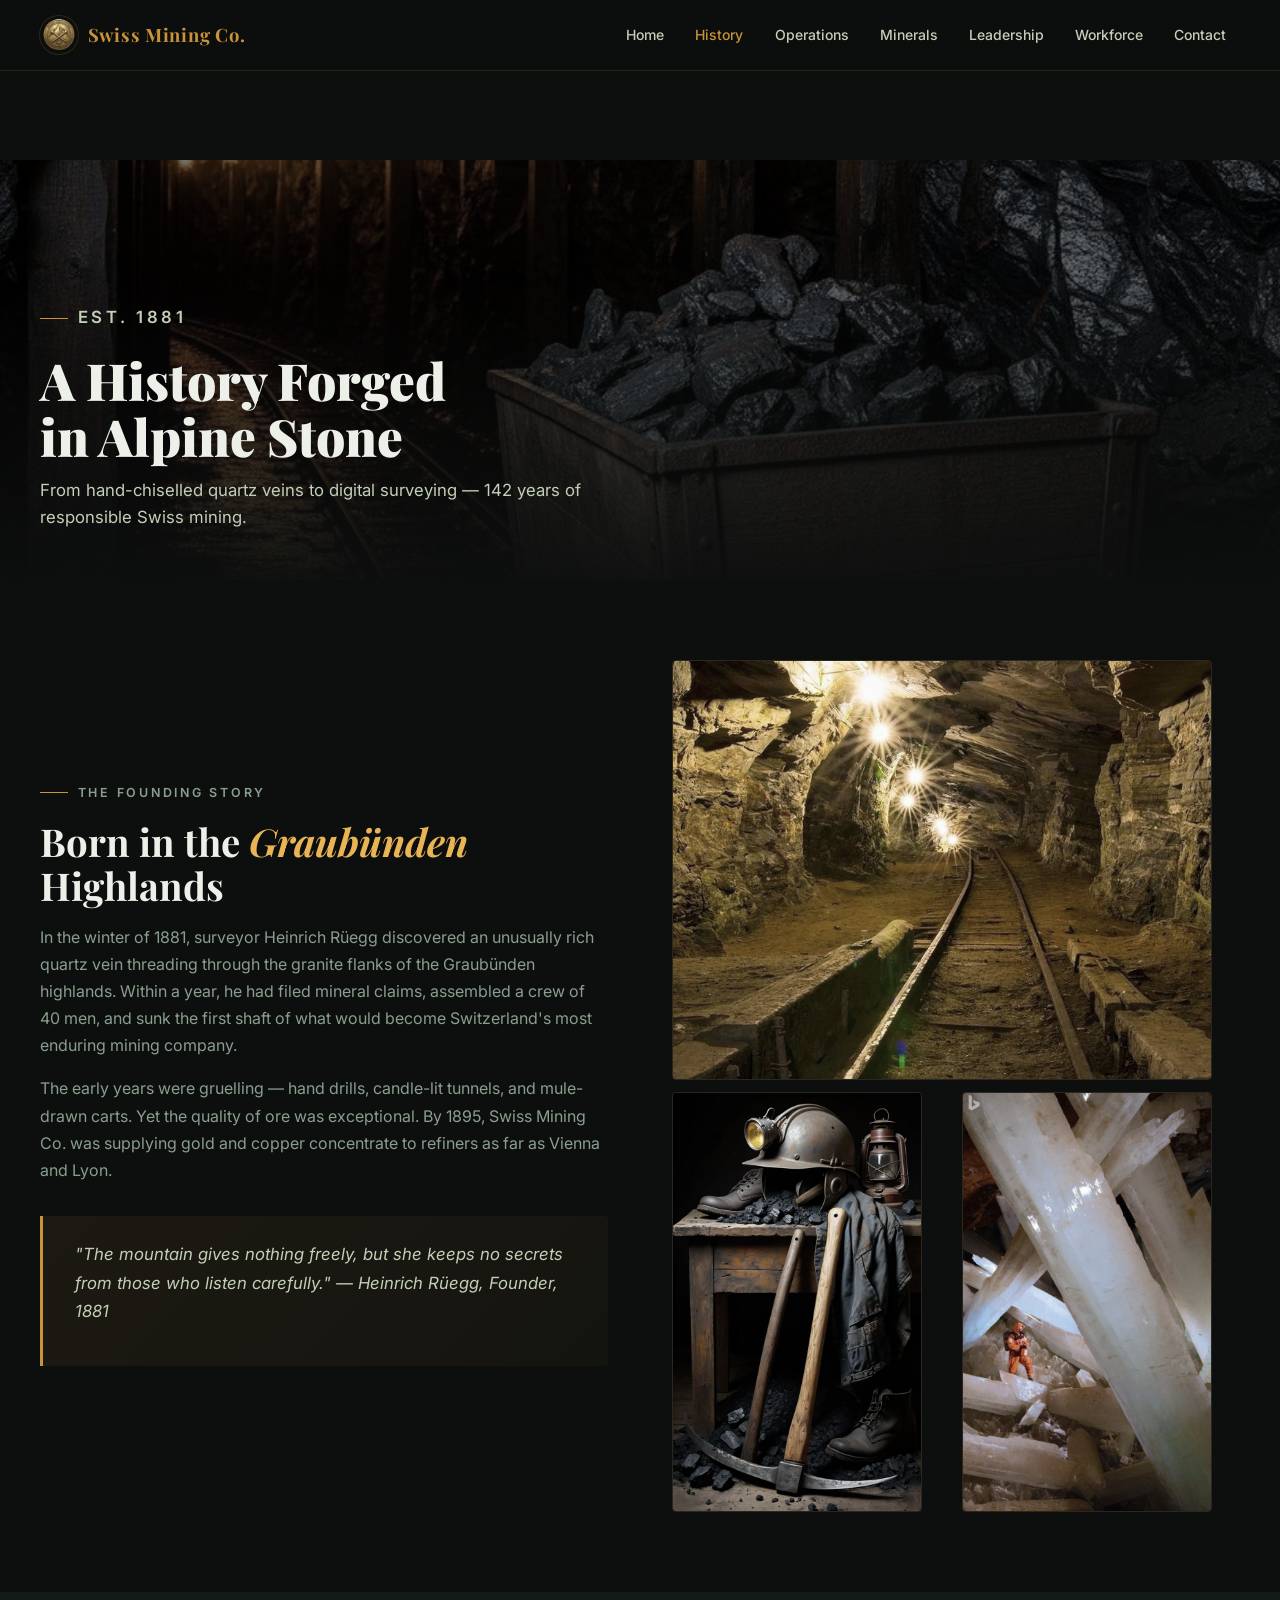
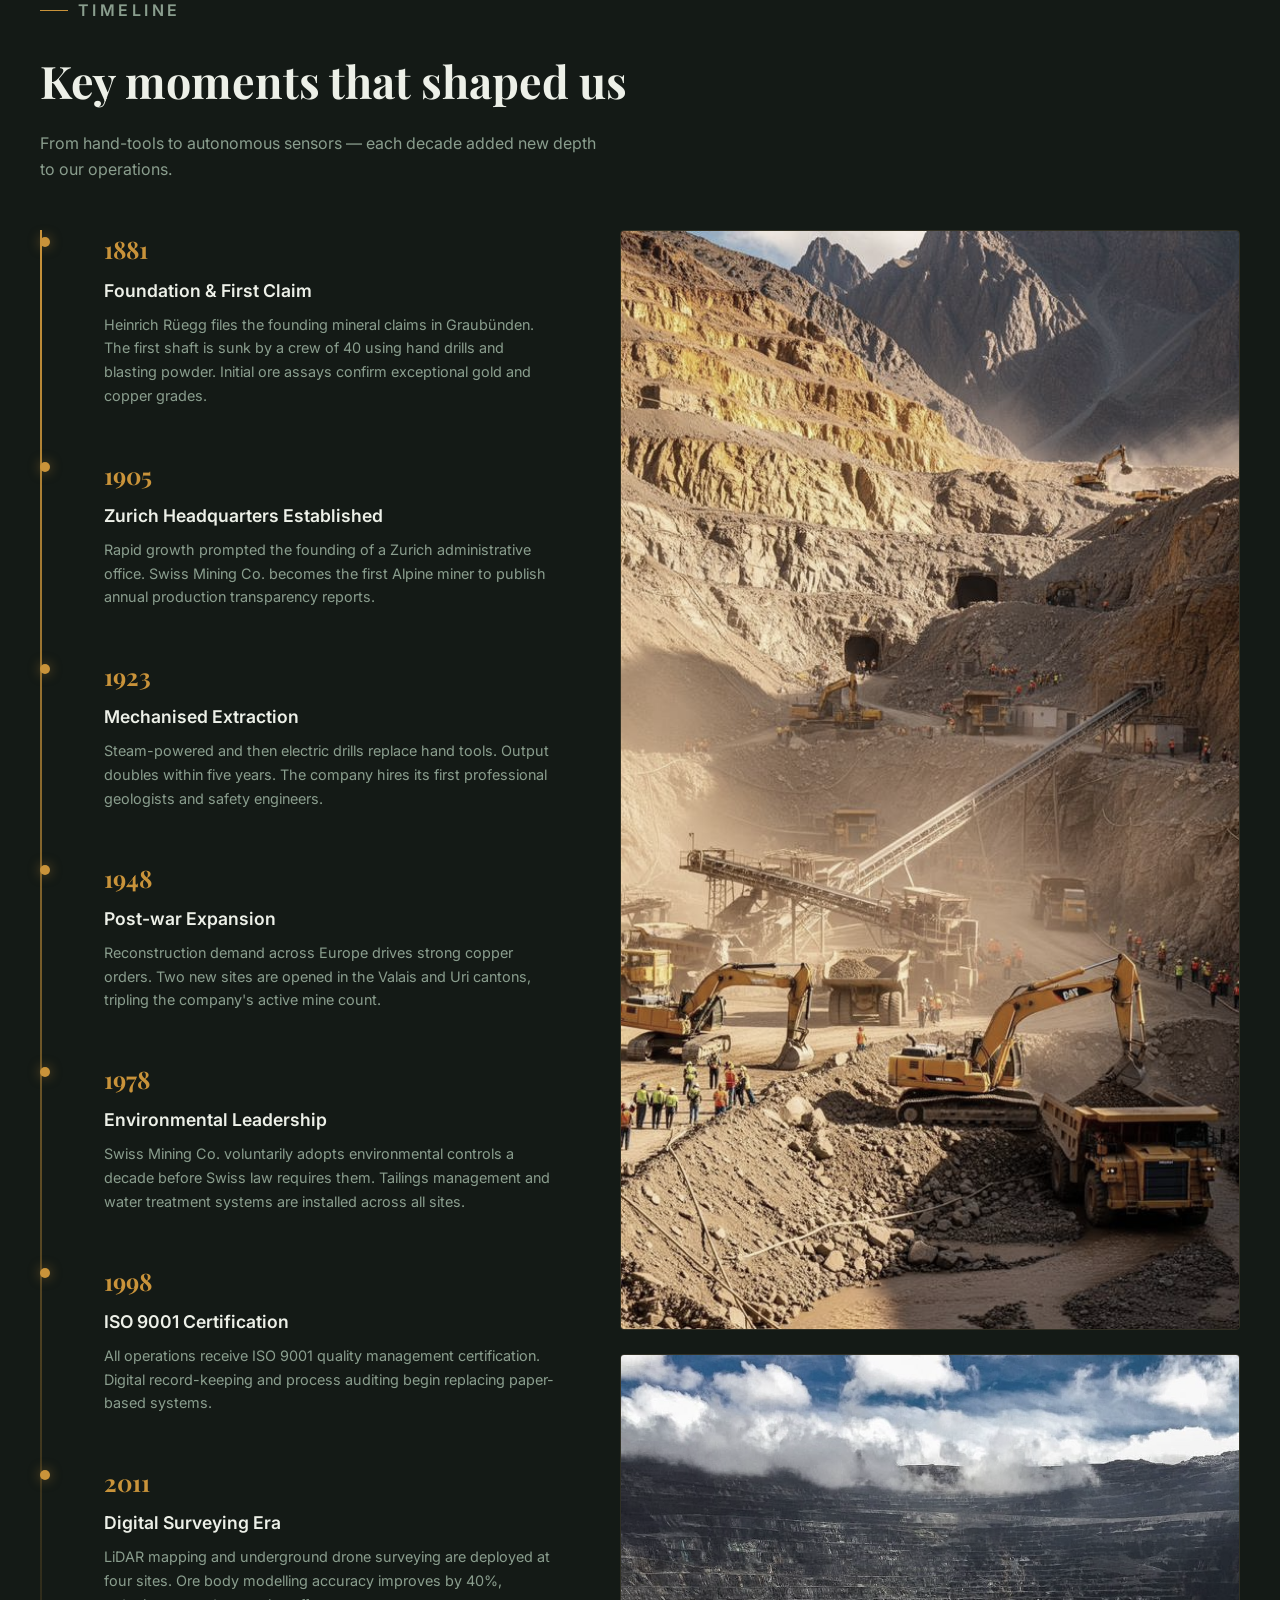
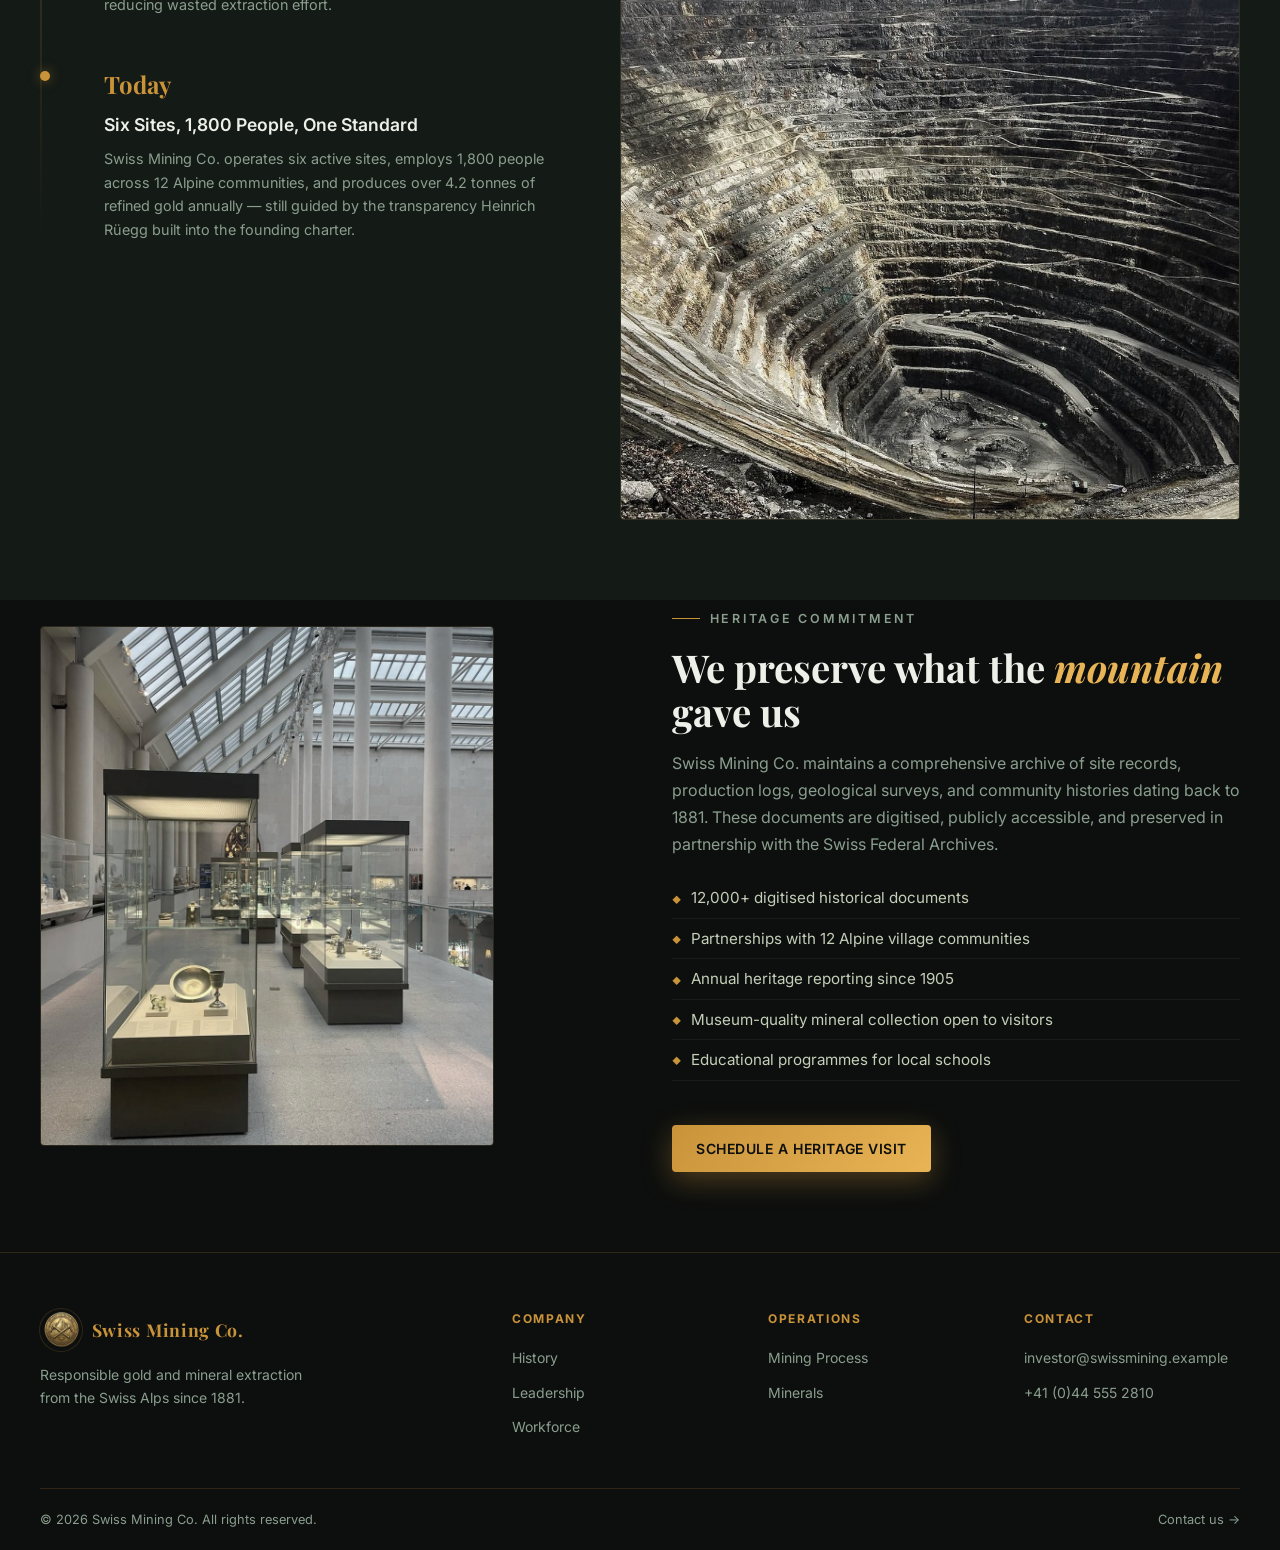
<file: history.html>
<!DOCTYPE html>
<html lang="en">
<head>
  <meta charset="UTF-8"/>
  <meta name="viewport" content="width=device-width, initial-scale=1.0"/>
  <title>History | Swiss Mining Co.</title>
  <link rel="preconnect" href="https://fonts.googleapis.com"/>
  <link rel="preconnect" href="https://fonts.gstatic.com" crossorigin/>
  <link href="https://fonts.googleapis.com/css2?family=Playfair+Display:ital,wght@0,400;0,700;0,900;1,400&family=Inter:wght@300;400;500;600;700&display=swap" rel="stylesheet"/>
  <link rel="stylesheet" href="styles.css"/>
</head>
<body>

<header class="site-header">
  <nav class="topbar container">
    <a class="brand" href="index.html"><img class="brand-icon" src="image/kryzz.png" alt="Swiss Mining Co. logo"/>Swiss Mining Co.</a>
    <button class="menu-toggle" aria-label="Open navigation" aria-expanded="false"><span class="hamburger"><span></span><span></span><span></span></span></button>
    <div class="nav-links">
      <a href="index.html">Home</a>
      <a href="history.html" class="active">History</a>
      <a href="operations.html">Operations</a>
      <a href="minerals.html">Minerals</a>
      <a href="leadership.html">Leadership</a>
      <a href="workforce.html">Workforce</a>
      <a href="contact.html">Contact</a>
    </div>
  </nav>
</header>

<main class="page-main">

  <!-- Banner -->
  <div class="page-banner">
    <img class="page-banner-img" src="image/oldmine.jpeg" alt="Historic Alpine mine entrance"/>
    <div class="page-banner-content">
      <div class="container">
        <p class="eyebrow">Est. 1881</p>
        <h1>A History Forged<br>in Alpine Stone</h1>
        <p>From hand-chiselled quartz veins to digital surveying — 142 years of responsible Swiss mining.</p>
      </div>
    </div>
  </div>

  <!-- Intro split -->
  <section class="section">
    <div class="container">
      <div class="split fade-in">
        <div class="split-copy">
          <p class="eyebrow">The founding story</p>
          <h2>Born in the <em>Graubünden</em> Highlands</h2>
          <p>In the winter of 1881, surveyor Heinrich Rüegg discovered an unusually rich quartz vein threading through the granite flanks of the Graubünden highlands. Within a year, he had filed mineral claims, assembled a crew of 40 men, and sunk the first shaft of what would become Switzerland's most enduring mining company.</p>
          <p>The early years were gruelling — hand drills, candle-lit tunnels, and mule-drawn carts. Yet the quality of ore was exceptional. By 1895, Swiss Mining Co. was supplying gold and copper concentrate to refiners as far as Vienna and Lyon.</p>
          <div class="callout">
            <p>"The mountain gives nothing freely, but she keeps no secrets from those who listen carefully." — Heinrich Rüegg, Founder, 1881</p>
          </div>
        </div>
        <div>
          <div class="img-grid">
            <img src="image/oldmineentrance.jpeg" alt="Old mine shaft entrance" style="width:95%;height:420px;object-fit:cover;border-radius:4px;filter:saturate(0.6);border:1px solid var(--border);"/>
            <img src="image/oldmineequipment.jpeg" alt="Historic mining equipment" style="width:90%;height:420px;object-fit:cover;border-radius:4px;filter:saturate(0.6);border:1px solid var(--border);"/>
            <img src="image/Quartzmine.jpeg" alt="Quartz mineral specimens" style="width:90%;height:420px;object-fit:cover;border-radius:4px;filter:saturate(0.6);border:1px solid var(--border);"/>
          </div>
        </div>
      </div>
    </div>
  </section>

  <!-- Timeline -->
  <section class="section section-alt">
    <div class="container">
      <div class="section-header fade-in">
        <p class="eyebrow">Timeline</p>
        <h2>Key moments that shaped us</h2>
        <p>From hand-tools to autonomous sensors — each decade added new depth to our operations.</p>
      </div>
      <div class="history-layout fade-in">
        <div class="timeline">
          <div class="timeline-item">
            <div class="timeline-year">1881</div>
            <h3>Foundation & First Claim</h3>
            <p>Heinrich Rüegg files the founding mineral claims in Graubünden. The first shaft is sunk by a crew of 40 using hand drills and blasting powder. Initial ore assays confirm exceptional gold and copper grades.</p>
          </div>
          <div class="timeline-item">
            <div class="timeline-year">1905</div>
            <h3>Zurich Headquarters Established</h3>
            <p>Rapid growth prompted the founding of a Zurich administrative office. Swiss Mining Co. becomes the first Alpine miner to publish annual production transparency reports.</p>
          </div>
          <div class="timeline-item">
            <div class="timeline-year">1923</div>
            <h3>Mechanised Extraction</h3>
            <p>Steam-powered and then electric drills replace hand tools. Output doubles within five years. The company hires its first professional geologists and safety engineers.</p>
          </div>
          <div class="timeline-item">
            <div class="timeline-year">1948</div>
            <h3>Post-war Expansion</h3>
            <p>Reconstruction demand across Europe drives strong copper orders. Two new sites are opened in the Valais and Uri cantons, tripling the company's active mine count.</p>
          </div>
          <div class="timeline-item">
            <div class="timeline-year">1978</div>
            <h3>Environmental Leadership</h3>
            <p>Swiss Mining Co. voluntarily adopts environmental controls a decade before Swiss law requires them. Tailings management and water treatment systems are installed across all sites.</p>
          </div>
          <div class="timeline-item">
            <div class="timeline-year">1998</div>
            <h3>ISO 9001 Certification</h3>
            <p>All operations receive ISO 9001 quality management certification. Digital record-keeping and process auditing begin replacing paper-based systems.</p>
          </div>
          <div class="timeline-item">
            <div class="timeline-year">2011</div>
            <h3>Digital Surveying Era</h3>
            <p>LiDAR mapping and underground drone surveying are deployed at four sites. Ore body modelling accuracy improves by 40%, reducing wasted extraction effort.</p>
          </div>
          <div class="timeline-item">
            <div class="timeline-year">Today</div>
            <h3>Six Sites, 1,800 People, One Standard</h3>
            <p>Swiss Mining Co. operates six active sites, employs 1,800 people across 12 Alpine communities, and produces over 4.2 tonnes of refined gold annually — still guided by the transparency Heinrich Rüegg built into the founding charter.</p>
          </div>
        </div>
        <div>
          <img src="image/deeppitwithmachinery.jpeg" alt="Modern Alpine mine operations" style="width:100%;border-radius:4px;border:1px solid var(--border);filter:saturate(0.6);margin-bottom:1.5rem;"/>
          <img src="image/deeppit.jpeg" alt="Aerial view of mining site" style="width:100%;border-radius:4px;border:1px solid var(--border);filter:saturate(0.5);"/>
        </div>
      </div>
    </div>
  </section>

  <!-- Heritage commitment -->
  <section class="section">
    <div class="container">
      <div class="split fade-in">
        <div>
          <img src="image/Heritagearchive.jpeg" alt="Heritage archive and documents" class="split-img" style="width:80%;height:520px;object-fit:cover;border-radius:4px;filter:saturate(0.6);border:1px solid var(--border);"/>
        </div>
        <div class="split-copy">
          <p class="eyebrow">Heritage commitment</p>
          <h2>We preserve what the <em>mountain</em> gave us</h2>
          <p>Swiss Mining Co. maintains a comprehensive archive of site records, production logs, geological surveys, and community histories dating back to 1881. These documents are digitised, publicly accessible, and preserved in partnership with the Swiss Federal Archives.</p>
          <ul class="bullet-list">
            <li>12,000+ digitised historical documents</li>
            <li>Partnerships with 12 Alpine village communities</li>
            <li>Annual heritage reporting since 1905</li>
            <li>Museum-quality mineral collection open to visitors</li>
            <li>Educational programmes for local schools</li>
          </ul>
          <a href="contact.html" class="btn btn-gold" style="margin-top:1.5rem;">Schedule a Heritage Visit</a>
        </div>
      </div>
    </div>
  </section>

</main>

<footer class="site-footer">
  <div class="container">
    <div class="footer-grid">
      <div class="footer-brand">
        <a class="brand" href="index.html"><img class="brand-icon" src="image/kryzz.png" alt="Swiss Mining Co. logo"/> Swiss Mining Co.</a>
        <p style="margin-top:0.75rem;">Responsible gold and mineral extraction from the Swiss Alps since 1881.</p>
      </div>
      <div class="footer-col"><h4>Company</h4><ul><li><a href="history.html">History</a></li><li><a href="leadership.html">Leadership</a></li><li><a href="workforce.html">Workforce</a></li></ul></div>
      <div class="footer-col"><h4>Operations</h4><ul><li><a href="operations.html">Mining Process</a></li><li><a href="minerals.html">Minerals</a></li></ul></div>
      <div class="footer-col"><h4>Contact</h4><ul><li><a href="mailto:investor@swissmining.example">investor@swissmining.example</a></li><li><a href="tel:+41445552810">+41 (0)44 555 2810</a></li></ul></div>
    </div>
    <div class="footer-bottom">
      <p>© <span class="year"></span> Swiss Mining Co. All rights reserved.</p>
      <a href="contact.html">Contact us →</a>
    </div>
  </div>
</footer>
<script src="script.js"></script>
</body>
</html>
</file>
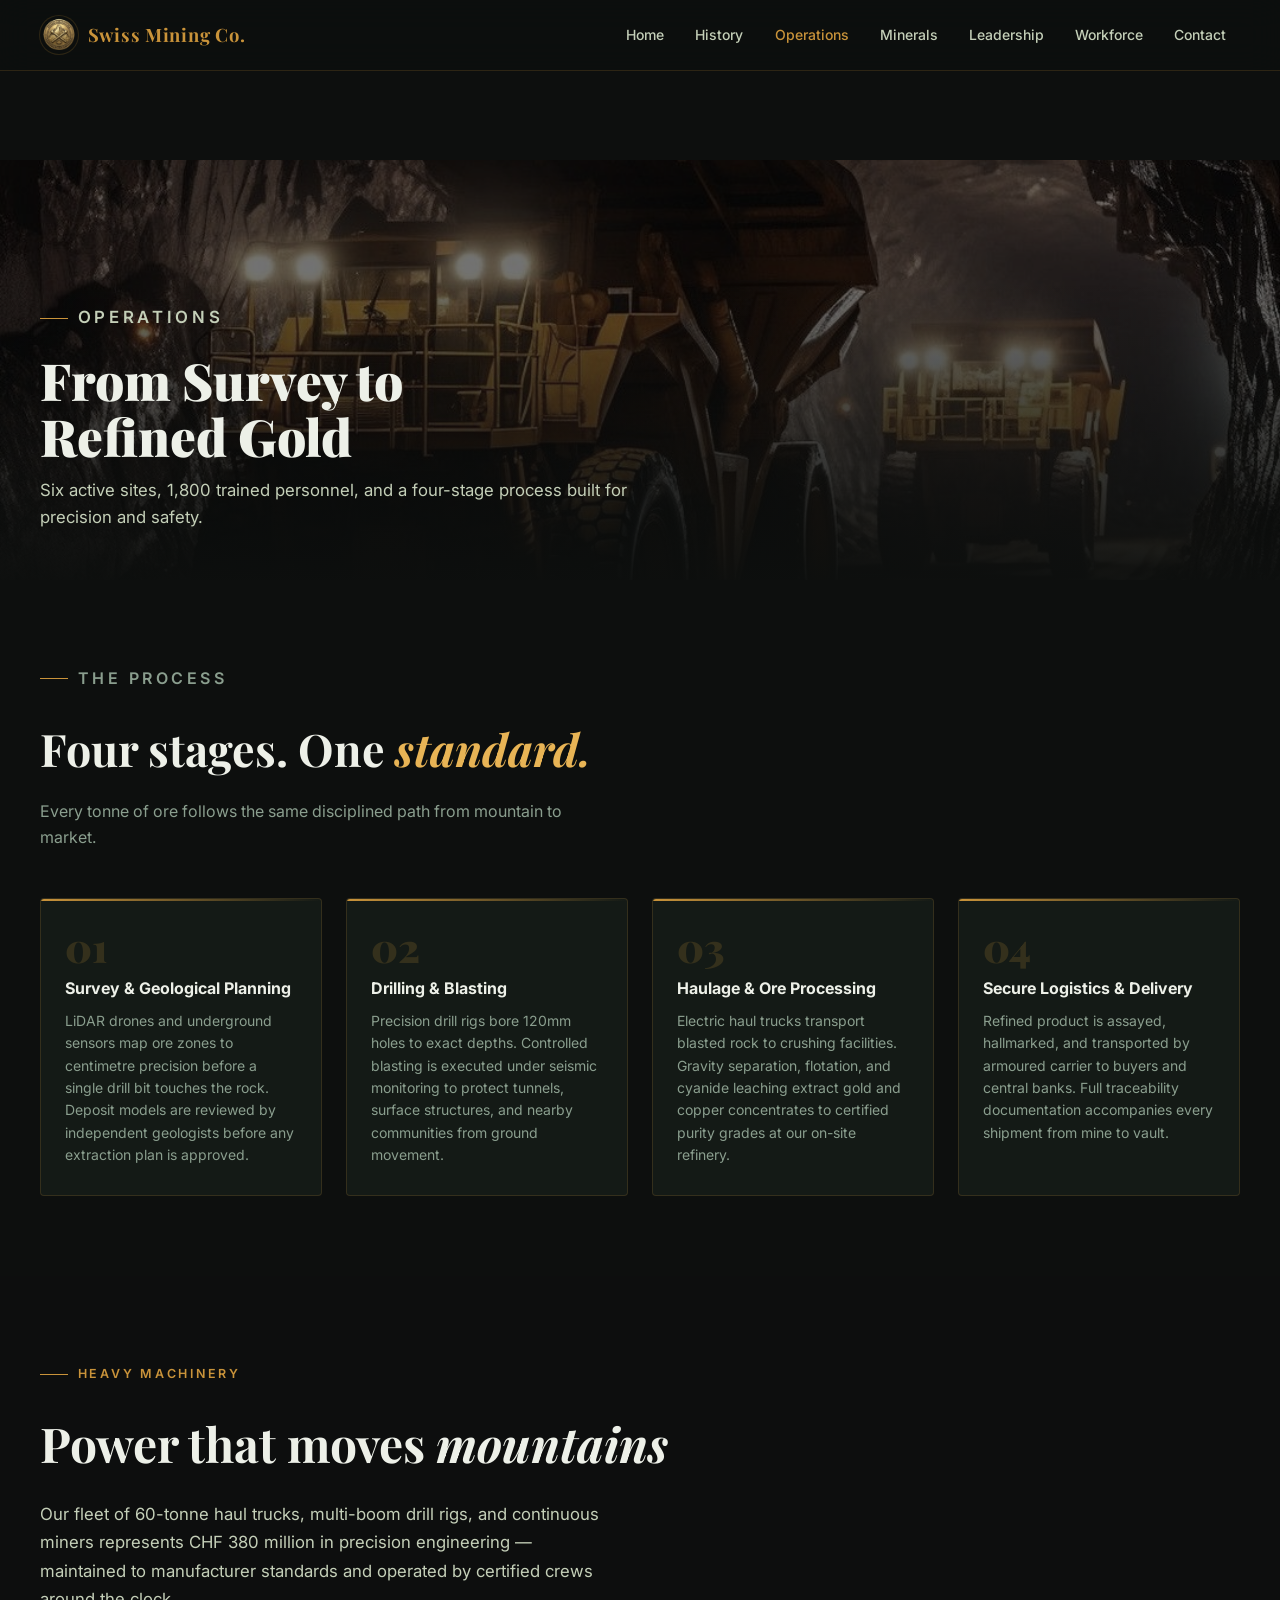
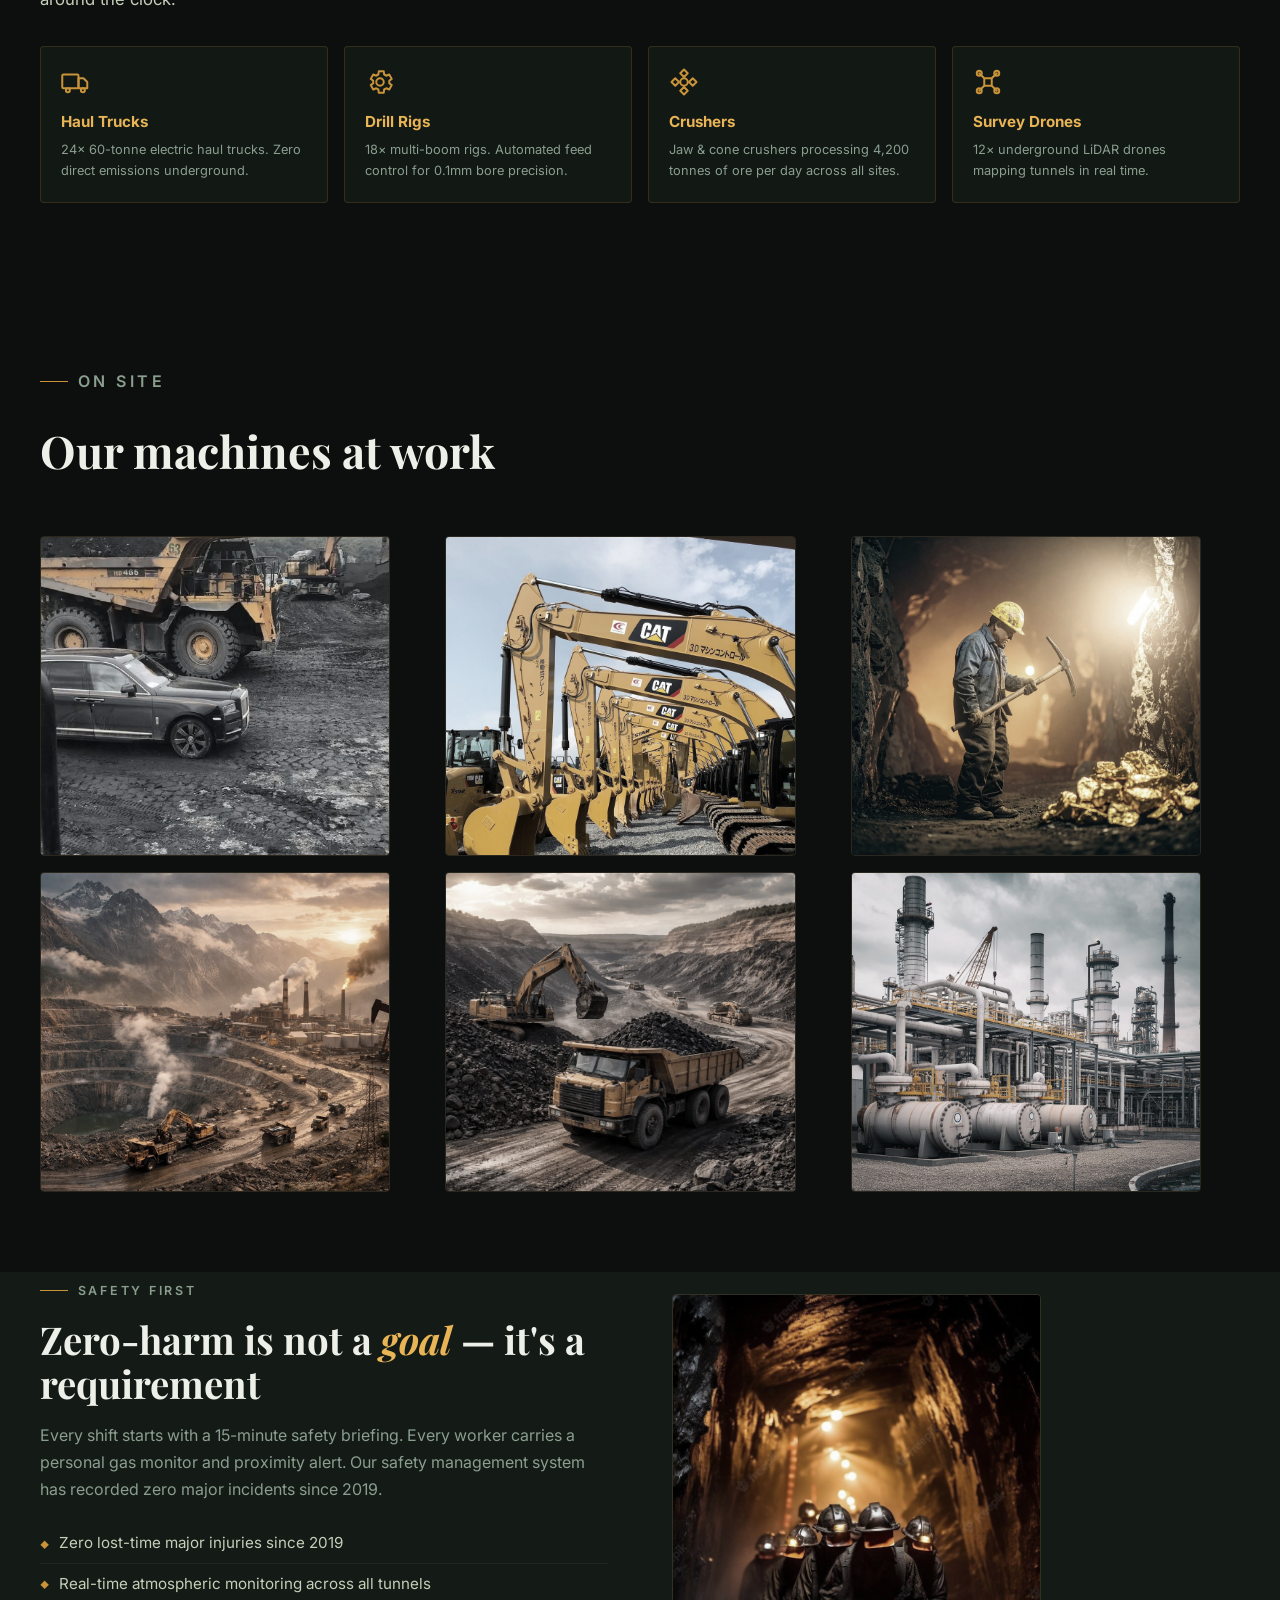
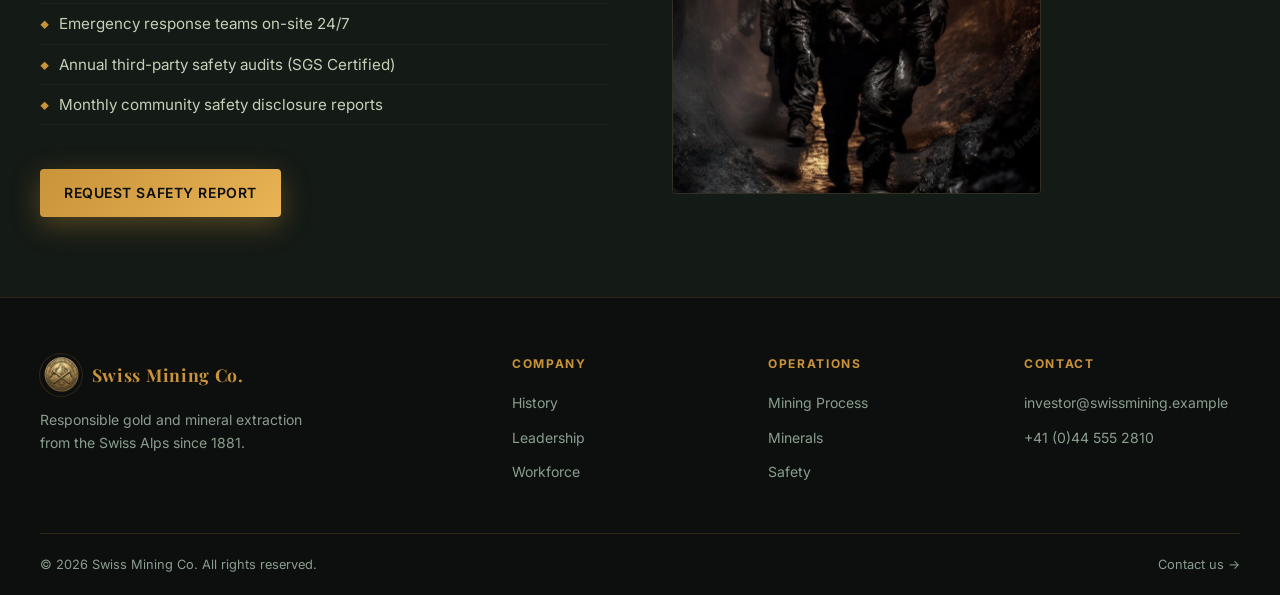
<file: operations.html>
<!DOCTYPE html>
<html lang="en">
<head>
  <meta charset="UTF-8"/>
  <meta name="viewport" content="width=device-width, initial-scale=1.0"/>
  <title>Operations | Swiss Mining Co.</title>
  <link rel="preconnect" href="https://fonts.googleapis.com"/>
  <link rel="preconnect" href="https://fonts.gstatic.com" crossorigin/>
  <link href="https://fonts.googleapis.com/css2?family=Playfair+Display:ital,wght@0,400;0,700;0,900;1,400&family=Inter:wght@300;400;500;600;700&display=swap" rel="stylesheet"/>
  <link rel="stylesheet" href="styles.css"/>
</head>
<body>

<header class="site-header">
  <nav class="topbar container">
    <a class="brand" href="index.html"><img class="brand-icon" src="image/kryzz.png" alt="Swiss Mining Co. logo"/>Swiss Mining Co.</a>
    <button class="menu-toggle" aria-label="Open navigation" aria-expanded="false"><span class="hamburger"><span></span><span></span><span></span></span></button>
    <div class="nav-links">
      <a href="index.html">Home</a>
      <a href="history.html">History</a>
      <a href="operations.html" class="active">Operations</a>
      <a href="minerals.html">Minerals</a>
      <a href="leadership.html">Leadership</a>
      <a href="workforce.html">Workforce</a>
      <a href="contact.html">Contact</a>
    </div>
  </nav>
</header>

<main class="page-main">

  <!-- Banner -->
  <div class="page-banner">
    <img class="page-banner-img" src="image/heaveytruckinpit.jpeg" alt="Heavy mining machinery in operation"/>
    <div class="page-banner-content">
      <div class="container">
        <p class="eyebrow">Operations</p>
        <h1>From Survey to<br>Refined Gold</h1>
        <p>Six active sites, 1,800 trained personnel, and a four-stage process built for precision and safety.</p>
      </div>
    </div>
  </div>

  <!-- Process steps -->
  <section class="section">
    <div class="container">
      <div class="section-header fade-in">
        <p class="eyebrow">The process</p>
        <h2>Four stages. One <em>standard.</em></h2>
        <p>Every tonne of ore follows the same disciplined path from mountain to market.</p>
      </div>
      <div class="steps-grid fade-in">
        <div class="step-card">
          <div class="step-num">01</div>
          <h3>Survey & Geological Planning</h3>
          <p>LiDAR drones and underground sensors map ore zones to centimetre precision before a single drill bit touches the rock. Deposit models are reviewed by independent geologists before any extraction plan is approved.</p>
        </div>
        <div class="step-card">
          <div class="step-num">02</div>
          <h3>Drilling & Blasting</h3>
          <p>Precision drill rigs bore 120mm holes to exact depths. Controlled blasting is executed under seismic monitoring to protect tunnels, surface structures, and nearby communities from ground movement.</p>
        </div>
        <div class="step-card">
          <div class="step-num">03</div>
          <h3>Haulage & Ore Processing</h3>
          <p>Electric haul trucks transport blasted rock to crushing facilities. Gravity separation, flotation, and cyanide leaching extract gold and copper concentrates to certified purity grades at our on-site refinery.</p>
        </div>
        <div class="step-card">
          <div class="step-num">04</div>
          <h3>Secure Logistics & Delivery</h3>
          <p>Refined product is assayed, hallmarked, and transported by armoured carrier to buyers and central banks. Full traceability documentation accompanies every shipment from mine to vault.</p>
        </div>
      </div>
    </div>
  </section>

  <!-- VIDEO BACKGROUND SECTION — Heavy Machinery -->
  <section class="video-section" id="machinery">
    <video class="video-bg" autoplay muted loop playsinline>
      <source src="image/truckvid2.mp4" type="video/mp4"/>
    </video>
    <div class="video-overlay"></div>
    <div class="container video-content fade-in">
      <p class="eyebrow">Heavy machinery</p>
      <h2 style="font-family:'Playfair Display',serif;font-size:clamp(2rem,4vw,3rem);margin-bottom:1rem;">Power that moves <em>mountains</em></h2>
      <p style="color:var(--fog);max-width:560px;margin-bottom:2rem;font-size:1.05rem;line-height:1.7;">Our fleet of 60-tonne haul trucks, multi-boom drill rigs, and continuous miners represents CHF 380 million in precision engineering — maintained to manufacturer standards and operated by certified crews around the clock.</p>
      <div class="cards-grid" style="grid-template-columns:repeat(auto-fit,minmax(200px,1fr));gap:1rem;">
        <div style="background:rgba(20,26,22,0.85);border:1px solid var(--border);border-radius:4px;padding:1.25rem;">
          <div class="feature-icon"><svg class="icon-svg" viewBox="0 0 24 24" width="30" height="30" fill="none" stroke="currentColor" stroke-width="1.6" stroke-linecap="round" stroke-linejoin="round"><rect x="1" y="6" width="13" height="11" rx="1"/><path d="M14 9h4l3 3v5h-7z"/><circle cx="5.5" cy="18.5" r="1.6"/><circle cx="17.5" cy="18.5" r="1.6"/></svg></div>
          <h4 style="color:var(--gold-2);margin-bottom:0.35rem;font-size:0.95rem;">Haul Trucks</h4>
          <p style="color:var(--muted);font-size:0.8rem;">24× 60-tonne electric haul trucks. Zero direct emissions underground.</p>
        </div>
        <div style="background:rgba(20,26,22,0.85);border:1px solid var(--border);border-radius:4px;padding:1.25rem;">
          <div class="feature-icon"><svg class="icon-svg" viewBox="0 0 24 24" width="30" height="30" fill="none" stroke="currentColor" stroke-width="1.6" stroke-linecap="round" stroke-linejoin="round"><circle cx="12" cy="12" r="3"/><path d="M19.4 13a8 8 0 0 0 0-2l2-1.5-2-3.5-2.4 1a8 8 0 0 0-1.7-1l-.3-2.6h-4l-.3 2.6a8 8 0 0 0-1.7 1l-2.4-1-2 3.5L6.6 11a8 8 0 0 0 0 2l-2 1.5 2 3.5 2.4-1a8 8 0 0 0 1.7 1l.3 2.6h4l.3-2.6a8 8 0 0 0 1.7-1l2.4 1 2-3.5-2-1.5z"/></svg></div>
          <h4 style="color:var(--gold-2);margin-bottom:0.35rem;font-size:0.95rem;">Drill Rigs</h4>
          <p style="color:var(--muted);font-size:0.8rem;">18× multi-boom rigs. Automated feed control for 0.1mm bore precision.</p>
        </div>
        <div style="background:rgba(20,26,22,0.85);border:1px solid var(--border);border-radius:4px;padding:1.25rem;">
          <div class="feature-icon"><svg class="icon-svg" viewBox="0 0 24 24" width="30" height="30" fill="none" stroke="currentColor" stroke-width="1.6" stroke-linecap="round" stroke-linejoin="round"><path d="M12 2l3 3-3 3-3-3z"/><path d="M12 16l3 3-3 3-3-3z"/><path d="M2 12l3-3 3 3-3 3z"/><path d="M16 12l3-3 3 3-3 3z"/><circle cx="12" cy="12" r="3"/></svg></div>
          <h4 style="color:var(--gold-2);margin-bottom:0.35rem;font-size:0.95rem;">Crushers</h4>
          <p style="color:var(--muted);font-size:0.8rem;">Jaw & cone crushers processing 4,200 tonnes of ore per day across all sites.</p>
        </div>
        <div style="background:rgba(20,26,22,0.85);border:1px solid var(--border);border-radius:4px;padding:1.25rem;">
          <div class="feature-icon"><svg class="icon-svg" viewBox="0 0 24 24" width="30" height="30" fill="none" stroke="currentColor" stroke-width="1.6" stroke-linecap="round" stroke-linejoin="round"><rect x="9" y="9" width="6" height="6" rx="1"/><line x1="5" y1="5" x2="9" y2="9"/><line x1="19" y1="5" x2="15" y2="9"/><line x1="5" y1="19" x2="9" y2="15"/><line x1="19" y1="19" x2="15" y2="15"/><circle cx="5" cy="5" r="2"/><circle cx="19" cy="5" r="2"/><circle cx="5" cy="19" r="2"/><circle cx="19" cy="19" r="2"/></svg></div>
          <h4 style="color:var(--gold-2);margin-bottom:0.35rem;font-size:0.95rem;">Survey Drones</h4>
          <p style="color:var(--muted);font-size:0.8rem;">12× underground LiDAR drones mapping tunnels in real time.</p>
        </div>
      </div>
    </div>
  </section>

  <!-- Machinery image gallery -->
  <section class="section">
    <div class="container">
      <div class="section-header fade-in">
        <p class="eyebrow">On site</p>
        <h2>Our machines at work</h2>
      </div>
      <div style="display:grid;grid-template-columns:repeat(3,1fr);gap:1rem;" class="fade-in">
        <img src="image/ourequipment3.jpeg" alt="Excavator at mine site" style="width:90%;height:320px;object-fit:cover;border-radius:4px;filter:saturate(0.6);border:1px solid var(--border);"/>
        <img src="image/ourequipment2.jpeg" alt="Large drill rig operating underground" style="width:90%;height:320px;object-fit:cover;border-radius:4px;filter:saturate(0.5);border:1px solid var(--border);"/>
        <img src="image/minerwithgold.jpeg" alt="Open cut mining operations" style="width:90%;height:320px;object-fit:cover;border-radius:4px;filter:saturate(0.4);border:1px solid var(--border);"/>
        <img src="image/aerielview.jpeg" alt="Aerial view of mining operation" style="width:90%;height:320px;object-fit:cover;border-radius:4px;filter:saturate(0.5);border:1px solid var(--border);"/>
        <img src="image/loadingtruck1.jpeg" alt="Tunnel boring underground" style="width:90%;height:320px;object-fit:cover;border-radius:4px;filter:saturate(0.4);border:1px solid var(--border);"/>
        <img src="image/processingplant.jpeg" alt="Processing plant facility" style="width:90%;height:320px;object-fit:cover;border-radius:4px;filter:saturate(0.5);border:1px solid var(--border);"/>
      </div>
    </div>
  </section>

  <!-- Safety section -->
  <section class="section section-alt" id="safety">
    <div class="container">
      <div class="split fade-in">
        <div class="split-copy">
          <p class="eyebrow">Safety first</p>
          <h2>Zero-harm is not a <em>goal</em> — it's a requirement</h2>
          <p>Every shift starts with a 15-minute safety briefing. Every worker carries a personal gas monitor and proximity alert. Our safety management system has recorded zero major incidents since 2019.</p>
          <ul class="bullet-list">
            <li>Zero lost-time major injuries since 2019</li>
            <li>Real-time atmospheric monitoring across all tunnels</li>
            <li>Emergency response teams on-site 24/7</li>
            <li>Annual third-party safety audits (SGS Certified)</li>
            <li>Monthly community safety disclosure reports</li>
          </ul>
          <a href="contact.html" class="btn btn-gold" style="margin-top:1.5rem;">Request Safety Report</a>
        </div>
        <div>
          <img src="image/minersingear.jpeg" alt="Miners in full safety gear underground" class="split-img" style="width:65%;height:500px;object-fit:cover;border-radius:4px;filter:saturate(0.6);border:1px solid var(--border);"/>
        </div>
      </div>
    </div>
  </section>

</main>

<footer class="site-footer">
  <div class="container">
    <div class="footer-grid">
      <div class="footer-brand">
        <a class="brand" href="index.html"><img class="brand-icon" src="image/kryzz.png" alt="Swiss Mining Co. logo"/> Swiss Mining Co.</a>
        <p style="margin-top:0.75rem;">Responsible gold and mineral extraction from the Swiss Alps since 1881.</p>
      </div>
      <div class="footer-col"><h4>Company</h4><ul><li><a href="history.html">History</a></li><li><a href="leadership.html">Leadership</a></li><li><a href="workforce.html">Workforce</a></li></ul></div>
      <div class="footer-col"><h4>Operations</h4><ul><li><a href="operations.html">Mining Process</a></li><li><a href="minerals.html">Minerals</a></li><li><a href="operations.html#safety">Safety</a></li></ul></div>
      <div class="footer-col"><h4>Contact</h4><ul><li><a href="mailto:investor@swissmining.example">investor@swissmining.example</a></li><li><a href="tel:+41445552810">+41 (0)44 555 2810</a></li></ul></div>
    </div>
    <div class="footer-bottom">
      <p>© <span class="year"></span> Swiss Mining Co. All rights reserved.</p>
      <a href="contact.html">Contact us →</a>
    </div>
  </div>
</footer>
<script src="script.js"></script>
</body>
</html>
</file>
<file: styles.css>
@import url('https://fonts.googleapis.com/css2?family=Playfair+Display:wght@400;600;700;900&family=Inter:wght@300;400;500;600;700&display=swap');

/* ── Design tokens ─────────────────────────────────────────── */
:root {
  --coal:   #0d0f0e;
  --ore:    #141a16;
  --shaft:  #1e2820;
  --stone:  #2e3a30;
  --muted:  #8a9e8e;
  --fog:    #c4cfb8;
  --light:  #edf0e8;
  --gold:   #c9933a;
  --gold-2: #e8b455;
  --rust:   #8b3a1a;
  --border: rgba(201,147,58,0.18);
  --shadow: 0 24px 60px rgba(0,0,0,0.6);
  --radius: 4px;
  --trans:  0.28s ease;
}

/* ── Reset ─────────────────────────────────────────────────── */
*, *::before, *::after { box-sizing: border-box; margin: 0; padding: 0; }
html { scroll-behavior: smooth; font-size: 16px; }
body {
  font-family: 'Inter', sans-serif;
  background: var(--coal);
  color: var(--light);
  line-height: 1.65;
  min-height: 100vh;
  overflow-x: hidden;
}
img { max-width: 100%; display: block; }
a { color: inherit; text-decoration: none; }
button { font-family: inherit; cursor: pointer; }

/* ── Layout ────────────────────────────────────────────────── */
.container { width: min(1200px, calc(100% - 2.5rem)); margin: 0 auto; }

/* ── Header & Nav ──────────────────────────────────────────── */
.site-header {
  position: fixed;
  top: 0; left: 0; right: 0;
  z-index: 100;
  background: rgba(13,15,14,0.92);
  backdrop-filter: blur(16px);
  border-bottom: 1px solid var(--border);
  transition: background var(--trans);
}
.topbar {
  display: flex;
  align-items: center;
  justify-content: space-between;
  gap: 1rem;
  padding: 1rem 0;
}
.brand {
  display: flex;
  align-items: center;
  gap: 0.6rem;
  font-family: 'Playfair Display', serif;
  font-weight: 700;
  font-size: 1.15rem;
  color: var(--gold);
  letter-spacing: 0.04em;
  white-space: nowrap;
}
.brand-icon {
  width: 38px; height: 38px;
  border-radius: 50%;
  object-fit: cover;
  flex-shrink: 0;
  display: block;
  box-shadow: 0 0 0 1px var(--border);
}
.footer-brand .brand-icon {
  width: 42px; height: 42px;
}
.nav-links { display: flex; align-items: center; gap: 0.25rem; }
.nav-links a {
  color: var(--fog);
  font-size: 0.875rem;
  font-weight: 500;
  padding: 0.45rem 0.85rem;
  border-radius: var(--radius);
  transition: color var(--trans), background var(--trans);
  white-space: nowrap;
}
.nav-links a:hover { color: var(--light); background: rgba(255,255,255,0.06); }
.nav-links a.active { color: var(--gold); }
.menu-toggle {
  display: none;
  background: transparent;
  border: 1px solid var(--border);
  color: var(--fog);
  border-radius: var(--radius);
  padding: 0.55rem 0.7rem;
  line-height: 1;
}

/* ── Hamburger icon (CSS-drawn) ────────────────────────────── */
.hamburger {
  display: inline-flex;
  flex-direction: column;
  justify-content: center;
  gap: 5px;
  width: 20px;
  height: 16px;
}
.hamburger span {
  display: block;
  height: 2px;
  width: 100%;
  background: currentColor;
  border-radius: 1px;
  transition: transform var(--trans), opacity var(--trans);
}
.menu-toggle.open .hamburger span:nth-child(1) { transform: translateY(7px) rotate(45deg); }
.menu-toggle.open .hamburger span:nth-child(2) { opacity: 0; }
.menu-toggle.open .hamburger span:nth-child(3) { transform: translateY(-7px) rotate(-45deg); }

/* ── Inline SVG icons ──────────────────────────────────────── */
.icon-svg {
  display: inline-block;
  vertical-align: middle;
  stroke: currentColor;
  flex-shrink: 0;
}
.contact-icon .icon-svg { color: var(--gold); }
.feature-icon {
  color: var(--gold);
  margin-bottom: 0.75rem;
  display: inline-flex;
}

/* ── Buttons ───────────────────────────────────────────────── */
.btn {
  display: inline-flex;
  align-items: center;
  gap: 0.5rem;
  padding: 0.75rem 1.5rem;
  border-radius: var(--radius);
  font-size: 0.875rem;
  font-weight: 600;
  letter-spacing: 0.04em;
  text-transform: uppercase;
  transition: transform var(--trans), box-shadow var(--trans), opacity var(--trans);
  border: none;
  cursor: pointer;
}
.btn:hover { transform: translateY(-2px); }
.btn-gold {
  background: linear-gradient(135deg, var(--gold), var(--gold-2));
  color: var(--coal);
  box-shadow: 0 8px 28px rgba(201,147,58,0.35);
}
.btn-gold:hover { box-shadow: 0 12px 36px rgba(201,147,58,0.5); }
.btn-outline {
  border: 1px solid var(--border);
  background: transparent;
  color: var(--fog);
}
.btn-outline:hover { background: rgba(255,255,255,0.06); color: var(--light); }

/* ── Hero (Index) ──────────────────────────────────────────── */
.hero-video-wrap {
  position: relative;
  height: 100vh;
  min-height: 600px;
  display: flex;
  align-items: center;
  overflow: hidden;
}
.hero-video-wrap video {
  position: absolute;
  inset: 0;
  width: 100%; height: 100%;
  object-fit: cover;
  opacity: 0.35;
  filter: saturate(0.4) brightness(0.7);
}
.hero-overlay {
  position: absolute;
  inset: 0;
  background: linear-gradient(180deg, rgba(13,15,14,0.3) 0%, rgba(13,15,14,0.7) 60%, var(--coal) 100%);
}
.hero-content {
  position: relative;
  z-index: 2;
  max-width: 760px;
  padding: 6rem 0 4rem;
}
.eyebrow {
  display: inline-flex;
  align-items: center;
  gap: 0.6rem;
  color: var(--gold);
  font-size: 0.78rem;
  font-weight: 600;
  letter-spacing: 0.22em;
  text-transform: uppercase;
  margin-bottom: 1.25rem;
}
.eyebrow::before {
  content: '';
  display: block;
  width: 28px; height: 1px;
  background: var(--gold);
}
.hero-content h1 {
  font-family: 'Playfair Display', serif;
  font-size: clamp(2.8rem, 6vw, 5rem);
  font-weight: 900;
  line-height: 1.05;
  margin-bottom: 1.5rem;
  color: var(--light);
}
.hero-content h1 em { font-style: italic; color: var(--gold-2); }
.hero-content .lede {
  font-size: 1.1rem;
  color: var(--fog);
  max-width: 560px;
  margin-bottom: 2rem;
  line-height: 1.7;
}
.cta-row { display: flex; gap: 1rem; flex-wrap: wrap; }
.hero-stats {
  position: absolute;
  bottom: 2.5rem;
  right: 0;
  z-index: 2;
  display: flex;
  gap: 1.5rem;
}
.hero-stat {
  text-align: right;
  background: rgba(20,26,22,0.85);
  border: 1px solid var(--border);
  padding: 0.9rem 1.25rem;
  border-radius: var(--radius);
}
.hero-stat strong {
  display: block;
  font-family: 'Playfair Display', serif;
  font-size: 1.6rem;
  font-weight: 700;
  color: var(--gold-2);
  line-height: 1;
}
.hero-stat span { font-size: 0.75rem; color: var(--muted); text-transform: uppercase; letter-spacing: 0.1em; }

/* ── Page hero (inner pages) ───────────────────────────────── */
.page-banner {
  padding-top: 80px; /* header offset */
  position: relative;
  overflow: hidden;
}
.page-banner-img {
  width: 100%;
  height: 420px;
  object-fit: cover;
  filter: brightness(0.45) saturate(0.6);
}
.page-banner-content {
  position: absolute;
  inset: 0;
  display: flex;
  flex-direction: column;
  justify-content: flex-end;
  padding: 3rem 0;
  background: linear-gradient(0deg, rgba(13,15,14,0.95) 0%, transparent 60%);
}
.page-banner-content h1 {
  font-family: 'Playfair Display', serif;
  font-size: clamp(2rem, 4vw, 3.2rem);
  font-weight: 900;
  line-height: 1.1;
  margin-bottom: 0.75rem;
  max-width: 700px;
}
.page-banner-content p {
  color: var(--fog);
  max-width: 600px;
  font-size: 1.05rem;
}

/* ── Section spacing ───────────────────────────────────────── */
.section { padding: 5rem 0; }
.section + .section { padding-top: 0; }
.section-alt { background: var(--ore); }
.section-header { margin-bottom: 3rem; }
.section-header h2 {
  font-family: 'Playfair Display', serif;
  font-size: clamp(1.8rem, 3.5vw, 2.8rem);
  font-weight: 700;
  margin-bottom: 0.75rem;
  color: var(--light);
}
.section-header h2 em { font-style: italic; color: var(--gold-2); }
.section-header p { color: var(--muted); max-width: 560px; font-size: 1rem; }
.divider {
  display: flex;
  align-items: center;
  gap: 1rem;
  margin-bottom: 1rem;
}
.divider-line { flex: 1; height: 1px; background: var(--border); }
.divider-gem { color: var(--gold); font-size: 0.9rem; }

/* ── Cards grid ────────────────────────────────────────────── */
.cards-grid {
  display: grid;
  grid-template-columns: repeat(auto-fit, minmax(280px, 1fr));
  gap: 1.5rem;
}
.card {
  background: var(--ore);
  border: 1px solid var(--border);
  border-radius: var(--radius);
  overflow: hidden;
  transition: transform var(--trans), border-color var(--trans), box-shadow var(--trans);
}
.card:hover {
  transform: translateY(-5px);
  border-color: rgba(201,147,58,0.4);
  box-shadow: 0 20px 50px rgba(0,0,0,0.5);
}
.card-img {
  width: 100%;
  height: 200px;
  object-fit: cover;
  filter: saturate(0.75);
  transition: filter var(--trans);
}
.card:hover .card-img { filter: saturate(1); }
.card-body { padding: 1.5rem; }
.card-body h3 {
  font-family: 'Playfair Display', serif;
  font-size: 1.25rem;
  font-weight: 700;
  margin-bottom: 0.5rem;
  color: var(--light);
}
.card-body p { color: var(--muted); font-size: 0.9rem; line-height: 1.6; }
.card-tag {
  display: inline-block;
  background: rgba(201,147,58,0.15);
  color: var(--gold);
  font-size: 0.7rem;
  font-weight: 700;
  letter-spacing: 0.12em;
  text-transform: uppercase;
  padding: 0.3rem 0.65rem;
  border-radius: var(--radius);
  margin-bottom: 0.75rem;
}

/* ── Split layout ──────────────────────────────────────────── */
.split { display: grid; grid-template-columns: 1fr 1fr; gap: 4rem; align-items: center; }
.split-img {
  width: 100%;
  border-radius: var(--radius);
  border: 1px solid var(--border);
  filter: saturate(0.7);
}
.split-copy h2 {
  font-family: 'Playfair Display', serif;
  font-size: clamp(1.6rem, 3vw, 2.4rem);
  font-weight: 700;
  margin-bottom: 1rem;
  line-height: 1.15;
}
.split-copy h2 em { font-style: italic; color: var(--gold-2); }
.split-copy p { color: var(--muted); margin-bottom: 1rem; line-height: 1.7; }
.bullet-list {
  list-style: none;
  margin: 1.25rem 0;
}
.bullet-list li {
  display: flex;
  align-items: flex-start;
  gap: 0.65rem;
  color: var(--fog);
  font-size: 0.95rem;
  padding: 0.45rem 0;
  border-bottom: 1px solid rgba(255,255,255,0.05);
}
.bullet-list li::before {
  content: '◆';
  color: var(--gold);
  font-size: 0.55rem;
  margin-top: 0.45rem;
  flex-shrink: 0;
}

/* ── Timeline ──────────────────────────────────────────────── */
.timeline { position: relative; padding-left: 2rem; }
.timeline::before {
  content: '';
  position: absolute;
  left: 0; top: 0; bottom: 0;
  width: 2px;
  background: linear-gradient(180deg, var(--gold), transparent);
}
.timeline-item {
  position: relative;
  padding: 0 0 3rem 2rem;
}
.timeline-item::before {
  content: '';
  position: absolute;
  left: -2rem;
  top: 0.4rem;
  width: 10px; height: 10px;
  background: var(--gold);
  border-radius: 50%;
  box-shadow: 0 0 12px rgba(201,147,58,0.5);
}
.timeline-item:last-child { padding-bottom: 0; }
.timeline-year {
  font-family: 'Playfair Display', serif;
  font-size: 1.5rem;
  font-weight: 700;
  color: var(--gold);
  margin-bottom: 0.35rem;
}
.timeline-item h3 {
  font-size: 1.1rem;
  font-weight: 600;
  margin-bottom: 0.5rem;
  color: var(--light);
}
.timeline-item p { color: var(--muted); font-size: 0.9rem; line-height: 1.65; }

/* ── Steps ─────────────────────────────────────────────────── */
.steps-grid { display: grid; grid-template-columns: repeat(auto-fit, minmax(220px, 1fr)); gap: 1.5rem; }
.step-card {
  background: var(--ore);
  border: 1px solid var(--border);
  border-radius: var(--radius);
  padding: 1.75rem 1.5rem;
  position: relative;
  overflow: hidden;
}
.step-card::before {
  content: '';
  position: absolute;
  top: 0; left: 0; right: 0;
  height: 2px;
  background: linear-gradient(90deg, var(--gold), transparent);
}
.step-num {
  font-family: 'Playfair Display', serif;
  font-size: 2.5rem;
  font-weight: 900;
  color: rgba(201,147,58,0.18);
  line-height: 1;
  margin-bottom: 0.5rem;
}
.step-card h3 { font-size: 1rem; font-weight: 700; margin-bottom: 0.5rem; color: var(--light); }
.step-card p { color: var(--muted); font-size: 0.875rem; line-height: 1.6; }

/* ── Worker cards ──────────────────────────────────────────── */
.workers-grid { display: grid; grid-template-columns: repeat(auto-fit, minmax(240px, 1fr)); gap: 1.5rem; }
.worker-card {
  background: var(--ore);
  border: 1px solid var(--border);
  border-radius: var(--radius);
  overflow: hidden;
  transition: transform var(--trans), box-shadow var(--trans);
}
.worker-card:hover { transform: translateY(-4px); box-shadow: var(--shadow); }
.worker-img {
  width: 100%;
  height: 240px;
  object-fit: cover;
  object-position: top;
  filter: saturate(0.6) brightness(0.9);
  transition: filter var(--trans);
}
.worker-card:hover .worker-img { filter: saturate(0.85) brightness(1); }
.worker-info { padding: 1.25rem; }
.worker-info h3 { font-size: 1rem; font-weight: 700; color: var(--light); margin-bottom: 0.2rem; }
.worker-role {
  font-size: 0.75rem;
  font-weight: 700;
  text-transform: uppercase;
  letter-spacing: 0.1em;
  color: var(--gold);
  margin-bottom: 0.65rem;
}
.worker-info p { font-size: 0.85rem; color: var(--muted); line-height: 1.55; }

/* ── Leadership cards ──────────────────────────────────────── */
.board-grid { display: grid; grid-template-columns: repeat(auto-fit, minmax(260px, 1fr)); gap: 2rem; }
.board-card {
  background: var(--ore);
  border: 1px solid var(--border);
  border-radius: var(--radius);
  overflow: hidden;
  transition: transform var(--trans), border-color var(--trans);
}
.board-card:hover { transform: translateY(-4px); border-color: rgba(201,147,58,0.4); }
.board-img {
  width: 100%;
  height: 280px;
  object-fit: cover;
  object-position: top;
  filter: grayscale(0.4) brightness(0.85);
  transition: filter var(--trans);
}
.board-card:hover .board-img { filter: grayscale(0) brightness(1); }
.board-info { padding: 1.5rem; }
.board-info h3 { font-family: 'Playfair Display', serif; font-size: 1.2rem; font-weight: 700; color: var(--light); margin-bottom: 0.2rem; }
.board-title {
  font-size: 0.75rem;
  font-weight: 700;
  text-transform: uppercase;
  letter-spacing: 0.1em;
  color: var(--gold);
  margin-bottom: 0.75rem;
}
.board-info p { font-size: 0.875rem; color: var(--muted); line-height: 1.6; }

/* ── Mineral table ─────────────────────────────────────────── */
.mineral-grid { display: grid; grid-template-columns: repeat(auto-fit, minmax(260px, 1fr)); gap: 1.5rem; }
.mineral-card {
  background: var(--ore);
  border: 1px solid var(--border);
  border-radius: var(--radius);
  overflow: hidden;
  position: relative;
}
.mineral-img {
  width: 100%;
  height: 180px;
  object-fit: cover;
  filter: saturate(0.8);
}
.mineral-body { padding: 1.5rem; }
.mineral-body h3 { font-family: 'Playfair Display', serif; font-size: 1.2rem; font-weight: 700; margin-bottom: 0.4rem; color: var(--light); }
.mineral-body p { color: var(--muted); font-size: 0.875rem; line-height: 1.6; }
.mineral-stat {
  display: flex;
  justify-content: space-between;
  align-items: center;
  margin-top: 1rem;
  padding-top: 1rem;
  border-top: 1px solid var(--border);
}
.mineral-stat .val { font-family: 'Playfair Display', serif; font-size: 1.25rem; font-weight: 700; color: var(--gold-2); }
.mineral-stat .lbl { font-size: 0.7rem; text-transform: uppercase; letter-spacing: 0.1em; color: var(--muted); }

/* ── Stats bar ─────────────────────────────────────────────── */
.stats-bar {
  background: linear-gradient(135deg, var(--shaft), var(--stone));
  border-top: 1px solid var(--border);
  border-bottom: 1px solid var(--border);
  padding: 2.5rem 0;
}
.stats-row { display: grid; grid-template-columns: repeat(auto-fit, minmax(160px, 1fr)); gap: 2rem; text-align: center; }
.stat strong {
  display: block;
  font-family: 'Playfair Display', serif;
  font-size: 2.2rem;
  font-weight: 700;
  color: var(--gold-2);
  line-height: 1;
  margin-bottom: 0.35rem;
}
.stat span { font-size: 0.8rem; text-transform: uppercase; letter-spacing: 0.12em; color: var(--muted); }

/* ── Contact ───────────────────────────────────────────────── */
.contact-shell { display: grid; grid-template-columns: 1fr 1.4fr; gap: 3rem; align-items: start; }
.contact-info h3 { font-family: 'Playfair Display', serif; font-size: 1.5rem; font-weight: 700; margin-bottom: 1rem; }
.contact-detail {
  display: flex;
  gap: 0.9rem;
  align-items: flex-start;
  margin-bottom: 1.25rem;
}
.contact-icon {
  width: 38px; height: 38px;
  background: rgba(201,147,58,0.15);
  border: 1px solid var(--border);
  border-radius: var(--radius);
  display: flex; align-items: center; justify-content: center;
  color: var(--gold);
  font-size: 1rem;
  flex-shrink: 0;
}
.contact-detail p { font-size: 0.875rem; color: var(--muted); }
.contact-detail strong { color: var(--light); display: block; margin-bottom: 0.15rem; }

.contact-form {
  background: var(--ore);
  border: 1px solid var(--border);
  border-radius: var(--radius);
  padding: 2rem;
}
.form-row { display: grid; grid-template-columns: 1fr 1fr; gap: 1rem; }
.form-group { display: flex; flex-direction: column; gap: 0.4rem; margin-bottom: 1rem; }
.form-group label { font-size: 0.8rem; font-weight: 700; text-transform: uppercase; letter-spacing: 0.08em; color: var(--muted); }
.form-group input,
.form-group select,
.form-group textarea {
  background: rgba(255,255,255,0.04);
  border: 1px solid var(--border);
  border-radius: var(--radius);
  color: var(--light);
  padding: 0.75rem 1rem;
  font: inherit;
  font-size: 0.9rem;
  transition: border-color var(--trans);
  outline: none;
}
.form-group input:focus,
.form-group select:focus,
.form-group textarea:focus { border-color: var(--gold); }
.form-group textarea { resize: vertical; min-height: 120px; }

/* ── Panel / Feature ───────────────────────────────────────── */
.feature-panel {
  background: var(--ore);
  border: 1px solid var(--border);
  border-radius: var(--radius);
  padding: 2rem;
}
.feature-panel h3 { font-family: 'Playfair Display', serif; font-size: 1.25rem; font-weight: 700; margin-bottom: 0.75rem; color: var(--light); }
.feature-panel p { color: var(--muted); font-size: 0.9rem; line-height: 1.7; }

/* ── Quote / Callout ───────────────────────────────────────── */
.callout {
  background: linear-gradient(135deg, rgba(201,147,58,0.08), rgba(201,147,58,0.04));
  border-left: 3px solid var(--gold);
  padding: 1.5rem 2rem;
  border-radius: 0 var(--radius) var(--radius) 0;
  margin: 2rem 0;
}
.callout p { font-style: italic; color: var(--fog); font-size: 1.05rem; line-height: 1.7; }

/* ── Video background (ops page) ───────────────────────────── */
.video-section {
  position: relative;
  overflow: hidden;
  min-height: 500px;
  display: flex;
  align-items: center;
}
.video-bg {
  position: absolute;
  inset: 0;
  width: 100%; height: 100%;
  object-fit: cover;
  opacity: 0.3;
  filter: saturate(0.3) brightness(0.6);
}
.video-overlay {
  position: absolute;
  inset: 0;
  background: rgba(13,15,14,0.65);
}
.video-content {
  position: relative;
  z-index: 2;
  padding: 5rem 0;
}

/* ── Accordion (FAQ) ───────────────────────────────────────── */
.accordion { border: 1px solid var(--border); border-radius: var(--radius); overflow: hidden; }
.accordion-item { border-bottom: 1px solid var(--border); }
.accordion-item:last-child { border-bottom: none; }
.accordion-btn {
  width: 100%;
  text-align: left;
  padding: 1.25rem 1.5rem;
  background: transparent;
  border: none;
  color: var(--light);
  font-size: 0.95rem;
  font-weight: 600;
  display: flex;
  justify-content: space-between;
  align-items: center;
  transition: background var(--trans);
}
.accordion-btn:hover { background: rgba(255,255,255,0.04); }
.accordion-btn.open { color: var(--gold-2); }
.accordion-icon { color: var(--gold); font-size: 1.2rem; transition: transform var(--trans); }
.accordion-btn.open .accordion-icon { transform: rotate(45deg); }
.accordion-body {
  display: none;
  padding: 0 1.5rem 1.25rem;
  color: var(--muted);
  font-size: 0.9rem;
  line-height: 1.7;
}
.accordion-body.open { display: block; }

/* ── Footer ────────────────────────────────────────────────── */
.site-footer {
  background: var(--coal);
  border-top: 1px solid var(--border);
  padding: 3.5rem 0 0;
}
.footer-grid {
  display: grid;
  grid-template-columns: 2fr 1fr 1fr 1fr;
  gap: 2.5rem;
  padding-bottom: 2.5rem;
}
.footer-brand .brand { font-size: 1.1rem; margin-bottom: 0.75rem; }
.footer-brand p { color: var(--muted); font-size: 0.875rem; line-height: 1.7; max-width: 280px; }
.footer-col h4 {
  font-size: 0.75rem;
  font-weight: 700;
  text-transform: uppercase;
  letter-spacing: 0.14em;
  color: var(--gold);
  margin-bottom: 1rem;
}
.footer-col ul { list-style: none; }
.footer-col li { margin-bottom: 0.5rem; }
.footer-col a { color: var(--muted); font-size: 0.875rem; transition: color var(--trans); }
.footer-col a:hover { color: var(--light); }
.footer-bottom {
  border-top: 1px solid var(--border);
  padding: 1.25rem 0;
  display: flex;
  justify-content: space-between;
  align-items: center;
  gap: 1rem;
  flex-wrap: wrap;
}
.footer-bottom p { color: var(--muted); font-size: 0.8rem; }
.footer-bottom a { color: var(--muted); font-size: 0.8rem; transition: color var(--trans); }
.footer-bottom a:hover { color: var(--gold); }

/* ── Fade-in animation ─────────────────────────────────────── */
.fade-in {
  opacity: 0;
  transform: translateY(24px);
  transition: opacity 0.65s ease, transform 0.65s ease;
}
.fade-in.visible { opacity: 1; transform: none; }

/* ── Index page specific ───────────────────────────────────── */
.index-main { padding-top: 0; }
.feature-cols { display: grid; grid-template-columns: repeat(3, 1fr); gap: 1.5rem; }

/* ── Page main offset ──────────────────────────────────────── */
.page-main { padding-top: 80px; }

/* ── History page ──────────────────────────────────────────── */
.history-layout { display: grid; grid-template-columns: 1fr 1.2fr; gap: 4rem; align-items: start; }

/* ── Imagery accent ────────────────────────────────────────── */
.img-grid { display: grid; grid-template-columns: repeat(2, 1fr); gap: 0.75rem; }
.img-grid img { border-radius: var(--radius); height: 180px; object-fit: cover; filter: saturate(0.7); }
.img-grid img:first-child { grid-column: 1 / -1; height: 220px; }

/* ── Responsive ────────────────────────────────────────────── */
@media (max-width: 1024px) {
  .footer-grid { grid-template-columns: 1fr 1fr; }
  .footer-brand { grid-column: 1 / -1; }
  .history-layout { gap: 2.5rem; }
}

@media (max-width: 820px) {
  .split { grid-template-columns: 1fr; gap: 2rem; }
  .contact-shell { grid-template-columns: 1fr; }
  .feature-cols { grid-template-columns: 1fr; }
  .hero-stats { display: none; }
  .history-layout { grid-template-columns: 1fr; }
  .page-banner-img { height: 300px; }
}

@media (max-width: 768px) {
  .menu-toggle { display: inline-flex; }
  .nav-links {
    position: absolute;
    top: 100%;
    left: 0; right: 0;
    background: rgba(13,15,14,0.98);
    border-bottom: 1px solid var(--border);
    flex-direction: column;
    align-items: stretch;
    gap: 0;
    padding: 0.5rem;
    display: none;
    z-index: 99;
  }
  .nav-links.open { display: flex; }
  .nav-links a { padding: 0.85rem 1rem; border-radius: var(--radius); min-height: 48px; display: flex; align-items: center; }
  .footer-grid { grid-template-columns: 1fr 1fr; }
  .form-row { grid-template-columns: 1fr; }
  .board-grid, .workers-grid { grid-template-columns: repeat(auto-fit, minmax(200px, 1fr)); }
}

@media (max-width: 480px) {
  .hero-content h1 { font-size: 2.2rem; }
  .footer-grid { grid-template-columns: 1fr; }
  .section { padding: 3rem 0; }
  .cta-row { flex-direction: column; }
  .cta-row .btn { width: 100%; justify-content: center; }
  .stats-row { grid-template-columns: repeat(2, 1fr); }
  .cards-grid { grid-template-columns: 1fr; }
  .img-grid { grid-template-columns: 1fr; }
  .img-grid img:first-child { grid-column: 1; }
}

@media (prefers-reduced-motion: reduce) {
  .fade-in { opacity: 1; transform: none; transition: none; }
  video { display: none; }
}
</file>
